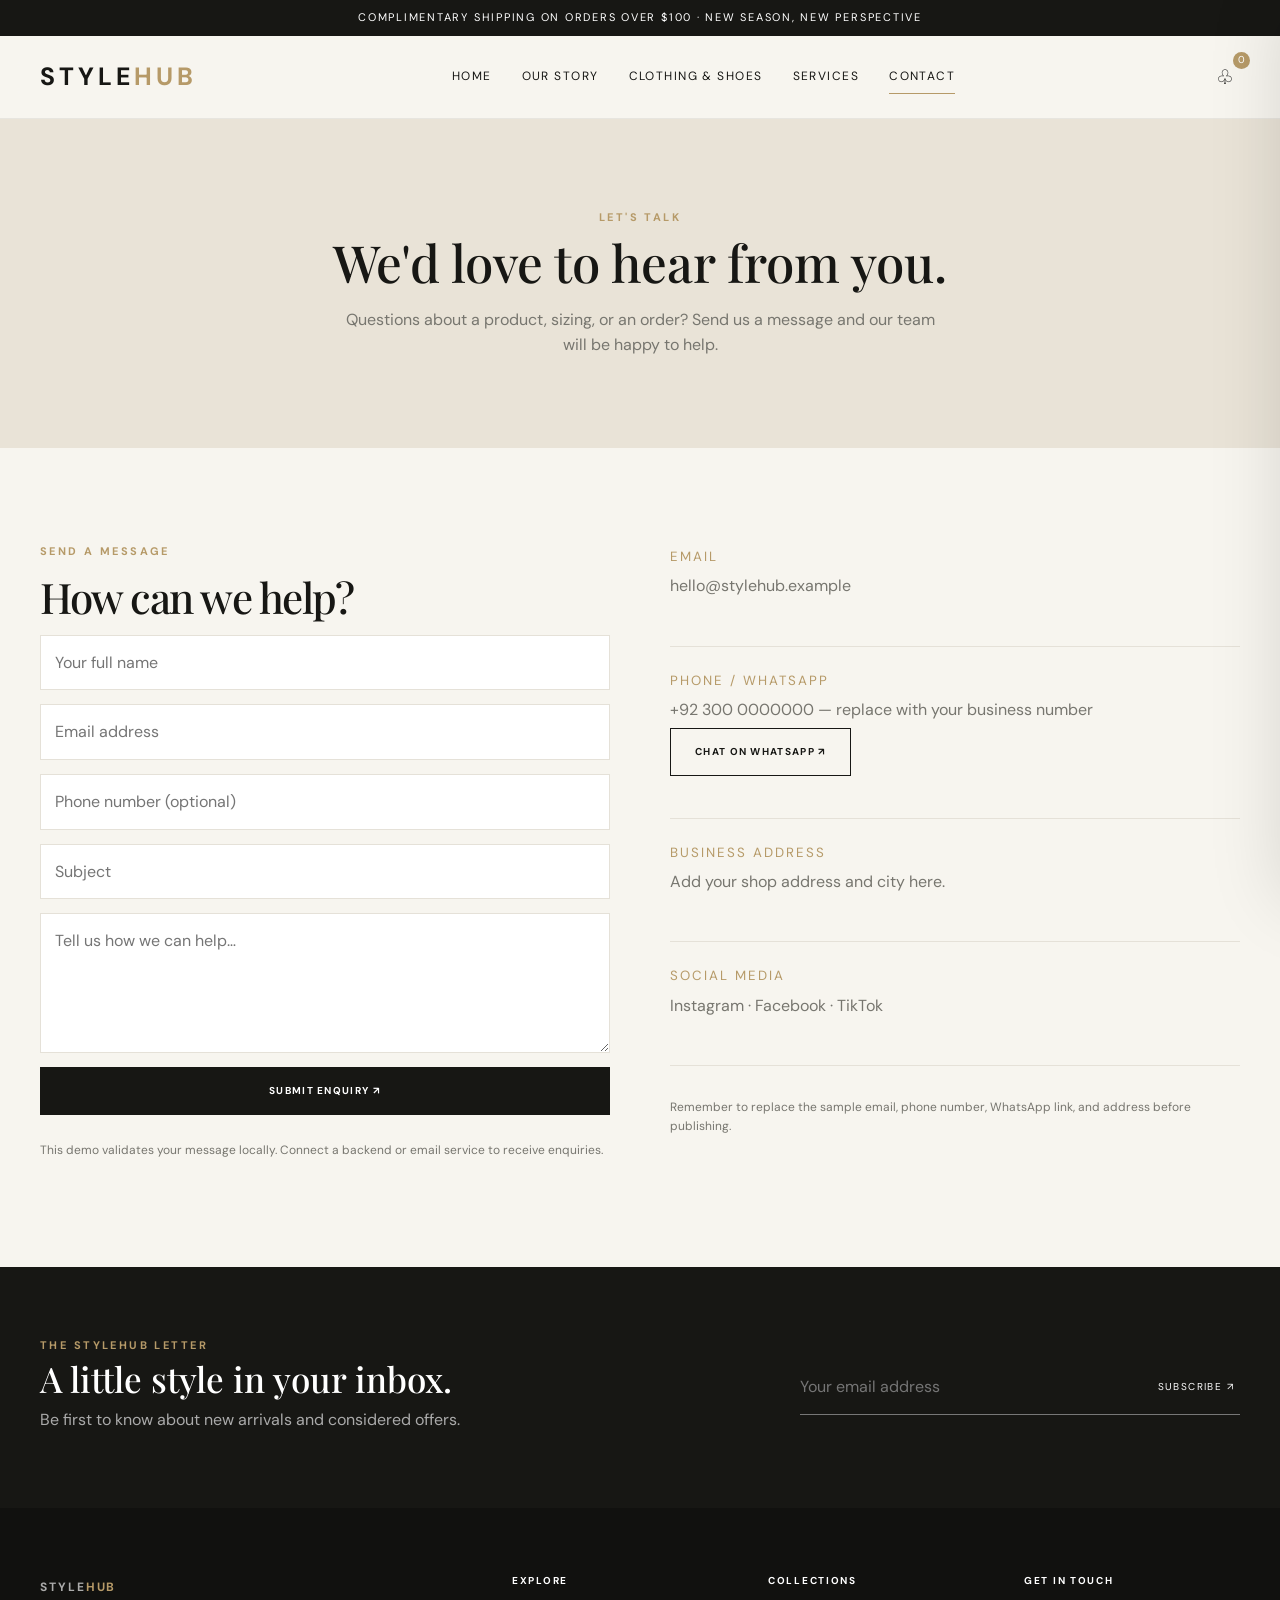
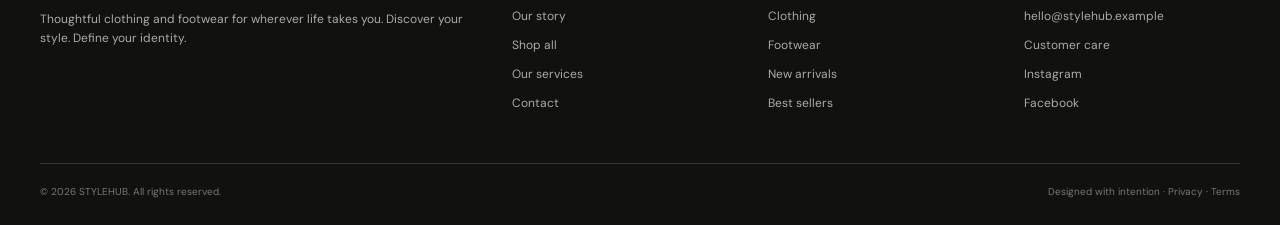
<file: contact.html>
<!doctype html>
<html lang="en"><head><meta charset="utf-8"><meta name="viewport" content="width=device-width,initial-scale=1"><meta name="description" content="Contact STYLEHUB for product and order enquiries."><meta name="theme-color" content="#f7f5ef"><title>Contact us | STYLEHUB</title><link rel="stylesheet" href="style.css"></head><body>
<div class="announcement">Complimentary shipping on orders over $100 · New season, new perspective</div>
<header class="header"><div class="container nav">
<a class="logo" href="index.html">STYLE<span>HUB</span></a>
<nav class="nav-links" id="navLinks">
<a data-page="index.html" href="index.html">Home</a><a data-page="about.html" href="about.html">Our Story</a><a data-page="shop.html" href="shop.html">Clothing & Shoes</a><a data-page="services.html" href="services.html">Services</a><a data-page="contact.html" href="contact.html">Contact</a>
</nav><div class="nav-actions"><button class="icon-btn" id="cartButton" aria-label="Open shopping bag">♧<span class="cart-count">0</span></button><button class="menu-toggle" id="menuToggle" aria-label="Toggle navigation">☰</button></div></div></header>

<main><section class="page-hero"><div class="container"><div class="eyebrow">Let's talk</div><h1 class="page-title">We'd love to hear from you.</h1><p>Questions about a product, sizing, or an order? Send us a message and our team will be happy to help.</p></div></section><section class="section container"><div class="contact-grid"><div><div class="eyebrow">Send a message</div><h2 class="display" style="font-size:42px">How can we help?</h2><form class="contact-form" id="contactForm"><input name="name" placeholder="Your full name" required minlength="2"><input type="email" name="email" placeholder="Email address" required><input name="phone" placeholder="Phone number (optional)"><input name="subject" placeholder="Subject" required><textarea name="message" placeholder="Tell us how we can help…" required minlength="10"></textarea><button class="btn" type="submit">Submit enquiry ↗</button><p class="notice" id="contactStatus" aria-live="polite">This demo validates your message locally. Connect a backend or email service to receive enquiries.</p></form></div><div class="contact-details"><div class="contact-detail"><small>Email</small><p>hello@stylehub.example</p></div><div class="contact-detail"><small>Phone / WhatsApp</small><p>+92 300 0000000 — replace with your business number</p><a class="btn light" href="https://wa.me/923000000000" target="_blank" rel="noopener">Chat on WhatsApp ↗</a></div><div class="contact-detail"><small>Business address</small><p>Add your shop address and city here.</p></div><div class="contact-detail"><small>Social media</small><p><a href="#">Instagram</a> · <a href="#">Facebook</a> · <a href="#">TikTok</a></p></div><p class="notice">Remember to replace the sample email, phone number, WhatsApp link, and address before publishing.</p></div></div></section></main>
<section class="newsletter"><div class="container newsletter-inner"><div><div class="eyebrow">The STYLEHUB letter</div><h2>A little style in your inbox.</h2><p>Be first to know about new arrivals and considered offers.</p></div><form class="newsletter-form" id="newsletterForm"><input type="email" placeholder="Your email address" aria-label="Email address" required><button>Subscribe ↗</button></form></div></section>
<footer class="footer"><div class="container"><div class="footer-grid"><div><a class="logo" href="index.html">STYLE<span>HUB</span></a><p>Thoughtful clothing and footwear for wherever life takes you. Discover your style. Define your identity.</p></div><div><h4>Explore</h4><div class="footer-links"><a href="about.html">Our story</a><a href="shop.html">Shop all</a><a href="services.html">Our services</a><a href="contact.html">Contact</a></div></div><div><h4>Collections</h4><div class="footer-links"><a href="shop.html">Clothing</a><a href="shop.html">Footwear</a><a href="shop.html">New arrivals</a><a href="shop.html">Best sellers</a></div></div><div><h4>Get in touch</h4><div class="footer-links"><a href="mailto:hello@stylehub.example">hello@stylehub.example</a><a href="contact.html">Customer care</a><a href="#">Instagram</a><a href="#">Facebook</a></div></div></div><div class="footer-bottom"><span>© <span id="year"></span> STYLEHUB. All rights reserved.</span><span>Designed with intention · Privacy · Terms</span></div></div></footer>
<script>document.getElementById('year').textContent=new Date().getFullYear()</script>
<aside class="cart-drawer" id="cartDrawer" aria-hidden="true"><div class="cart-head"><h2>Your bag</h2><button class="icon-btn" id="cartClose" aria-label="Close bag">×</button></div><div class="cart-items" id="cartItems"></div><div class="cart-total"><div><span>Subtotal</span><strong id="cartSubtotal">$0.00</strong></div><p class="notice">Shipping and taxes are calculated at checkout.</p><button class="btn" onclick="toast('Checkout is not connected yet. Add a secure payment provider to accept orders.')">Continue to checkout</button></div></aside>
<div class="modal-backdrop" id="productModal" aria-hidden="true"><div class="modal" id="modalContent"><button class="modal-close" id="modalClose" aria-label="Close">×</button></div></div><div class="toast" id="toast" role="status"></div>
<script src="script.js"></script></body></html>
</file>
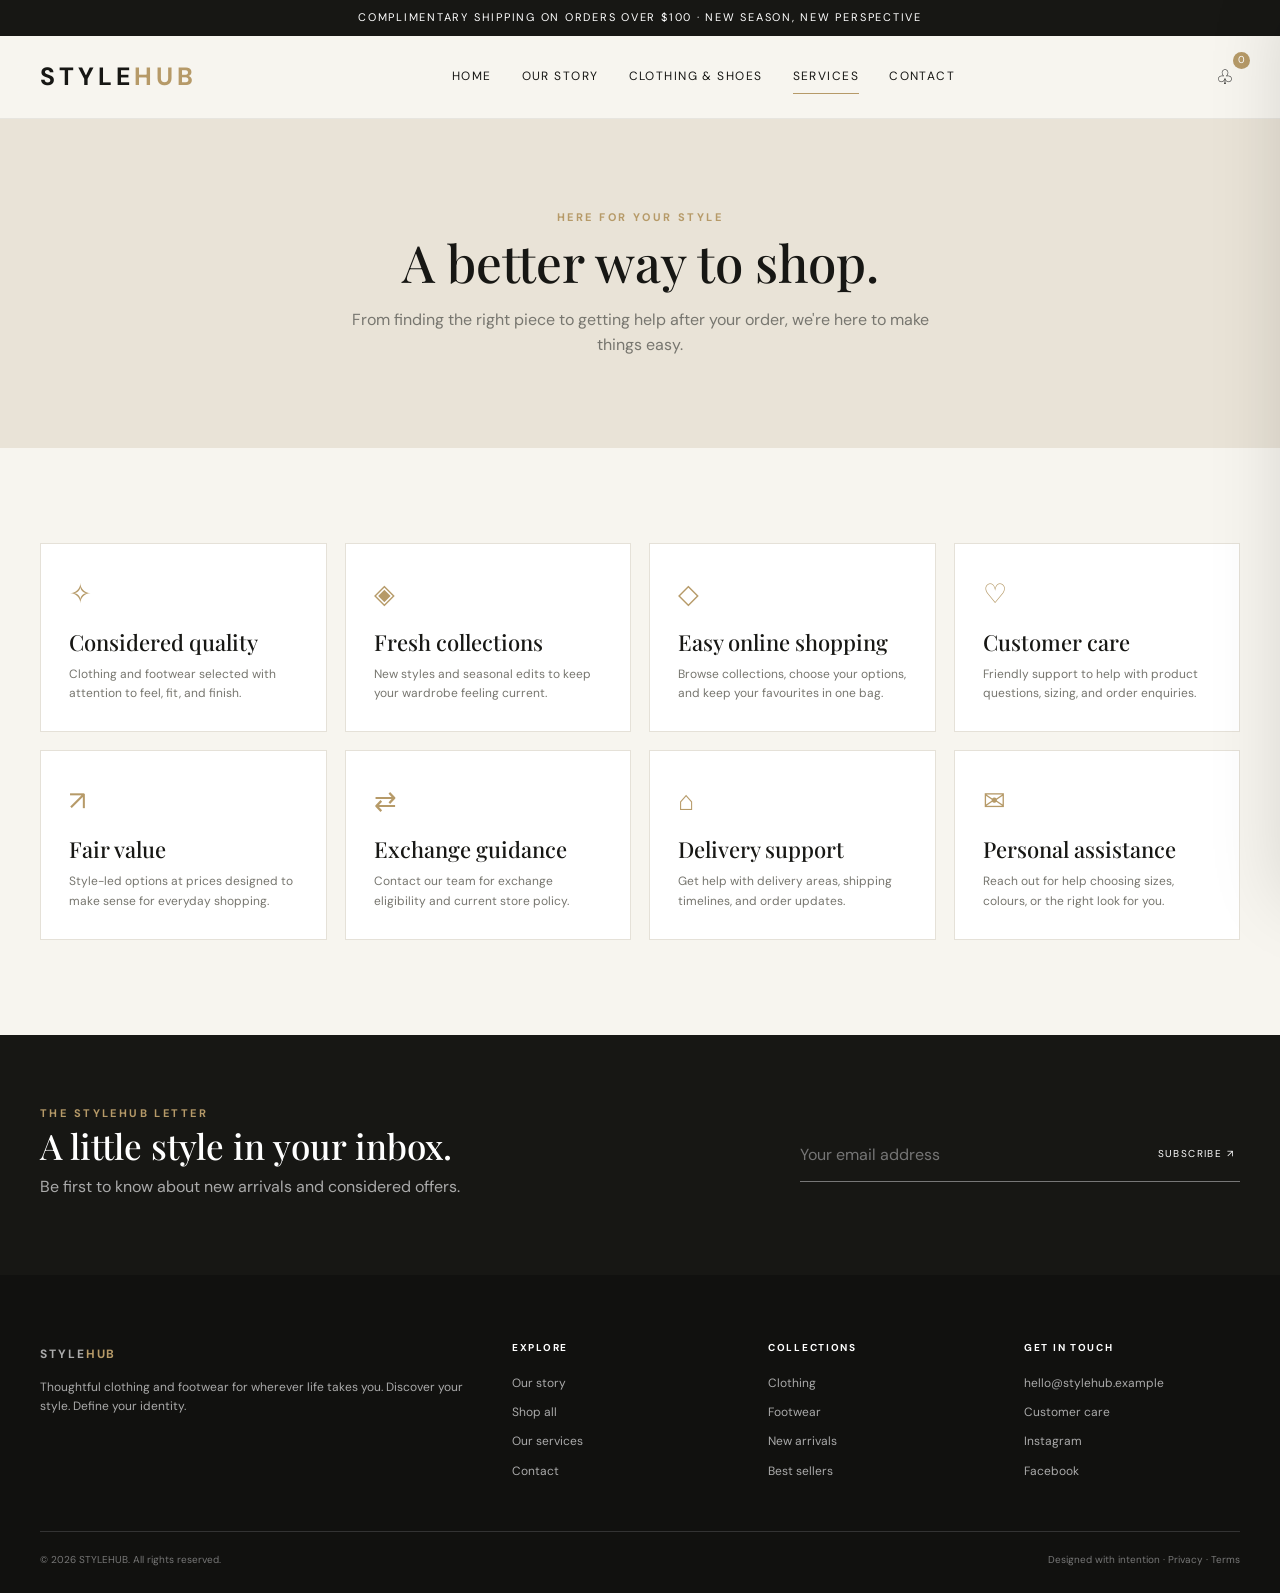
<file: services.html>
<!doctype html>
<html lang="en"><head><meta charset="utf-8"><meta name="viewport" content="width=device-width,initial-scale=1"><meta name="description" content="Discover the STYLEHUB customer services."><meta name="theme-color" content="#f7f5ef"><title>Our services | STYLEHUB</title><link rel="stylesheet" href="style.css"></head><body>
<div class="announcement">Complimentary shipping on orders over $100 · New season, new perspective</div>
<header class="header"><div class="container nav">
<a class="logo" href="index.html">STYLE<span>HUB</span></a>
<nav class="nav-links" id="navLinks">
<a data-page="index.html" href="index.html">Home</a><a data-page="about.html" href="about.html">Our Story</a><a data-page="shop.html" href="shop.html">Clothing & Shoes</a><a data-page="services.html" href="services.html">Services</a><a data-page="contact.html" href="contact.html">Contact</a>
</nav><div class="nav-actions"><button class="icon-btn" id="cartButton" aria-label="Open shopping bag">♧<span class="cart-count">0</span></button><button class="menu-toggle" id="menuToggle" aria-label="Toggle navigation">☰</button></div></div></header>

<main><section class="page-hero"><div class="container"><div class="eyebrow">Here for your style</div><h1 class="page-title">A better way to shop.</h1><p>From finding the right piece to getting help after your order, we're here to make things easy.</p></div></section><section class="section container"><div class="services-grid">
<article class="service-card reveal"><div class="service-icon">✧</div><h3>Considered quality</h3><p>Clothing and footwear selected with attention to feel, fit, and finish.</p></article>
<article class="service-card reveal"><div class="service-icon">◈</div><h3>Fresh collections</h3><p>New styles and seasonal edits to keep your wardrobe feeling current.</p></article>
<article class="service-card reveal"><div class="service-icon">◇</div><h3>Easy online shopping</h3><p>Browse collections, choose your options, and keep your favourites in one bag.</p></article>
<article class="service-card reveal"><div class="service-icon">♡</div><h3>Customer care</h3><p>Friendly support to help with product questions, sizing, and order enquiries.</p></article>
<article class="service-card reveal"><div class="service-icon">↗</div><h3>Fair value</h3><p>Style-led options at prices designed to make sense for everyday shopping.</p></article>
<article class="service-card reveal"><div class="service-icon">⇄</div><h3>Exchange guidance</h3><p>Contact our team for exchange eligibility and current store policy.</p></article>
<article class="service-card reveal"><div class="service-icon">⌂</div><h3>Delivery support</h3><p>Get help with delivery areas, shipping timelines, and order updates.</p></article>
<article class="service-card reveal"><div class="service-icon">✉</div><h3>Personal assistance</h3><p>Reach out for help choosing sizes, colours, or the right look for you.</p></article>
</div></section></main>
<section class="newsletter"><div class="container newsletter-inner"><div><div class="eyebrow">The STYLEHUB letter</div><h2>A little style in your inbox.</h2><p>Be first to know about new arrivals and considered offers.</p></div><form class="newsletter-form" id="newsletterForm"><input type="email" placeholder="Your email address" aria-label="Email address" required><button>Subscribe ↗</button></form></div></section>
<footer class="footer"><div class="container"><div class="footer-grid"><div><a class="logo" href="index.html">STYLE<span>HUB</span></a><p>Thoughtful clothing and footwear for wherever life takes you. Discover your style. Define your identity.</p></div><div><h4>Explore</h4><div class="footer-links"><a href="about.html">Our story</a><a href="shop.html">Shop all</a><a href="services.html">Our services</a><a href="contact.html">Contact</a></div></div><div><h4>Collections</h4><div class="footer-links"><a href="shop.html">Clothing</a><a href="shop.html">Footwear</a><a href="shop.html">New arrivals</a><a href="shop.html">Best sellers</a></div></div><div><h4>Get in touch</h4><div class="footer-links"><a href="mailto:hello@stylehub.example">hello@stylehub.example</a><a href="contact.html">Customer care</a><a href="#">Instagram</a><a href="#">Facebook</a></div></div></div><div class="footer-bottom"><span>© <span id="year"></span> STYLEHUB. All rights reserved.</span><span>Designed with intention · Privacy · Terms</span></div></div></footer>
<script>document.getElementById('year').textContent=new Date().getFullYear()</script>
<aside class="cart-drawer" id="cartDrawer" aria-hidden="true"><div class="cart-head"><h2>Your bag</h2><button class="icon-btn" id="cartClose" aria-label="Close bag">×</button></div><div class="cart-items" id="cartItems"></div><div class="cart-total"><div><span>Subtotal</span><strong id="cartSubtotal">$0.00</strong></div><p class="notice">Shipping and taxes are calculated at checkout.</p><button class="btn" onclick="toast('Checkout is not connected yet. Add a secure payment provider to accept orders.')">Continue to checkout</button></div></aside>
<div class="modal-backdrop" id="productModal" aria-hidden="true"><div class="modal" id="modalContent"><button class="modal-close" id="modalClose" aria-label="Close">×</button></div></div><div class="toast" id="toast" role="status"></div>
<script src="script.js"></script></body></html>
</file>
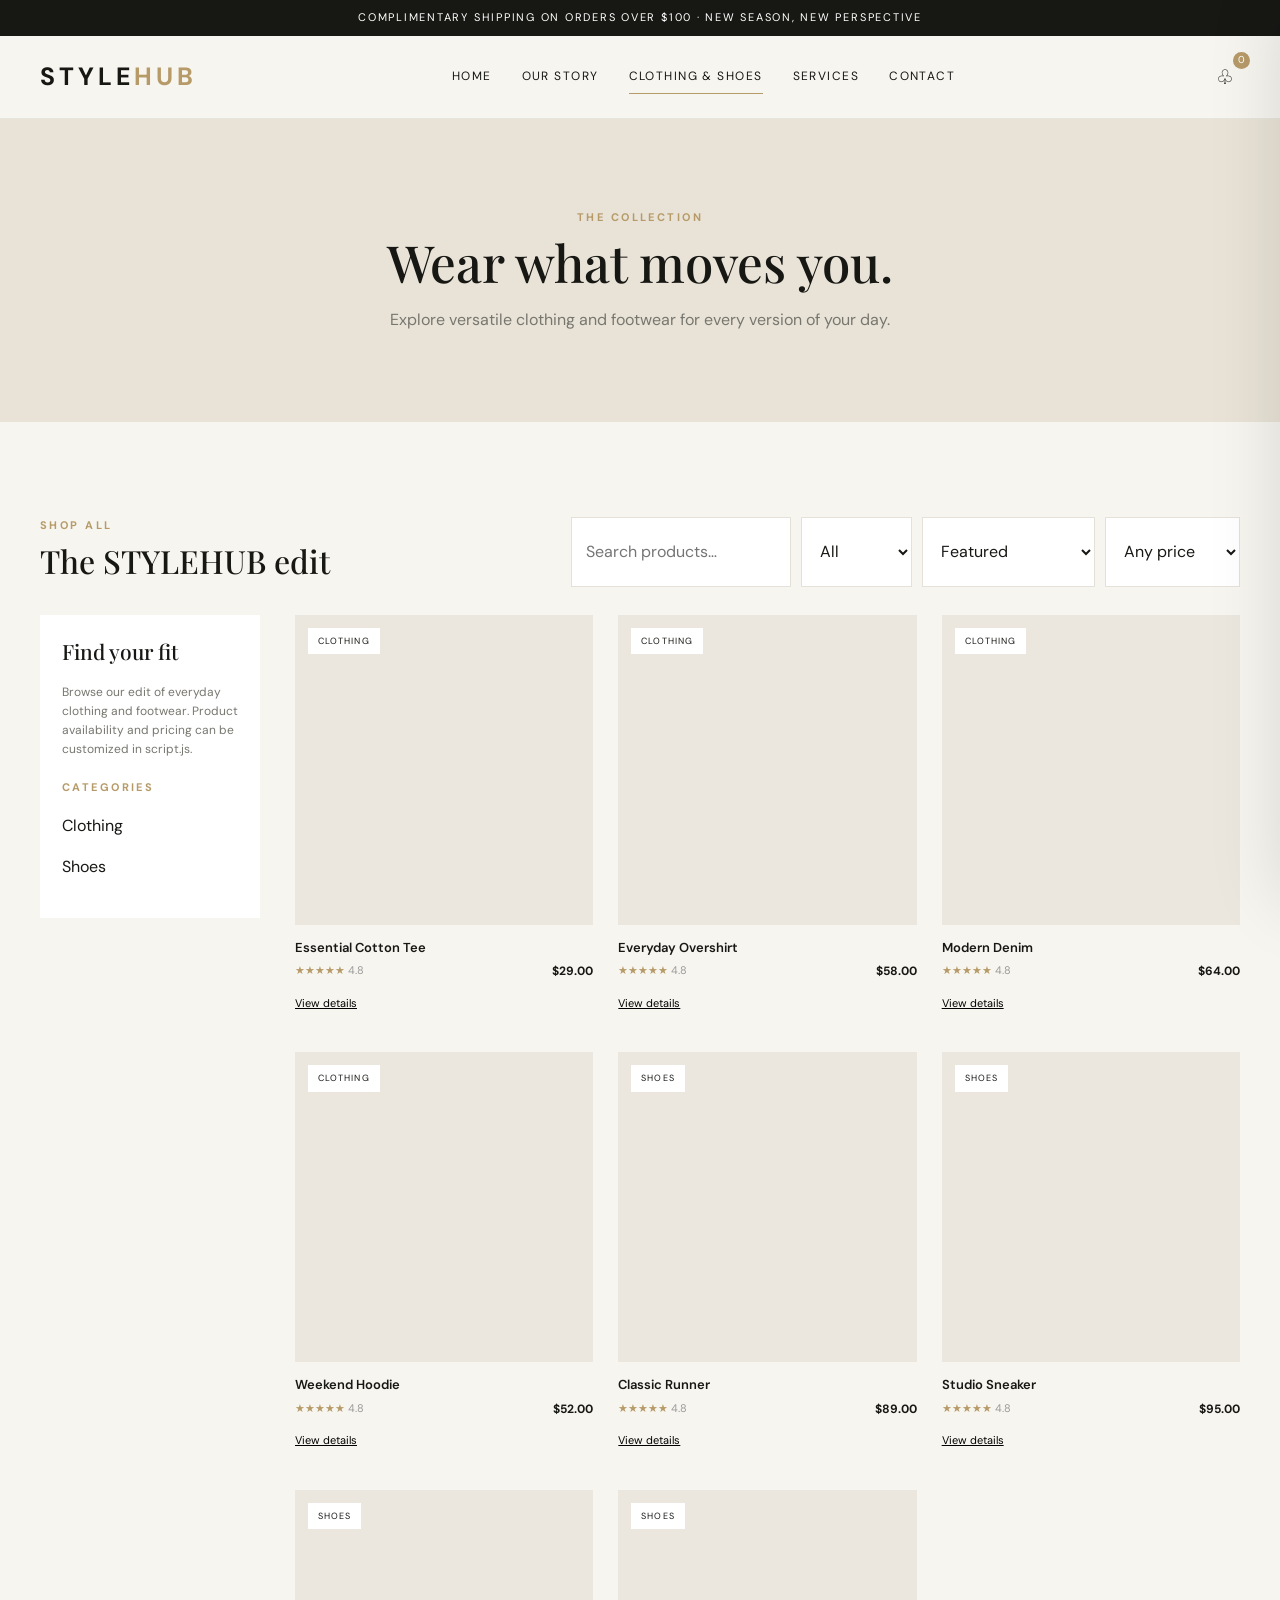
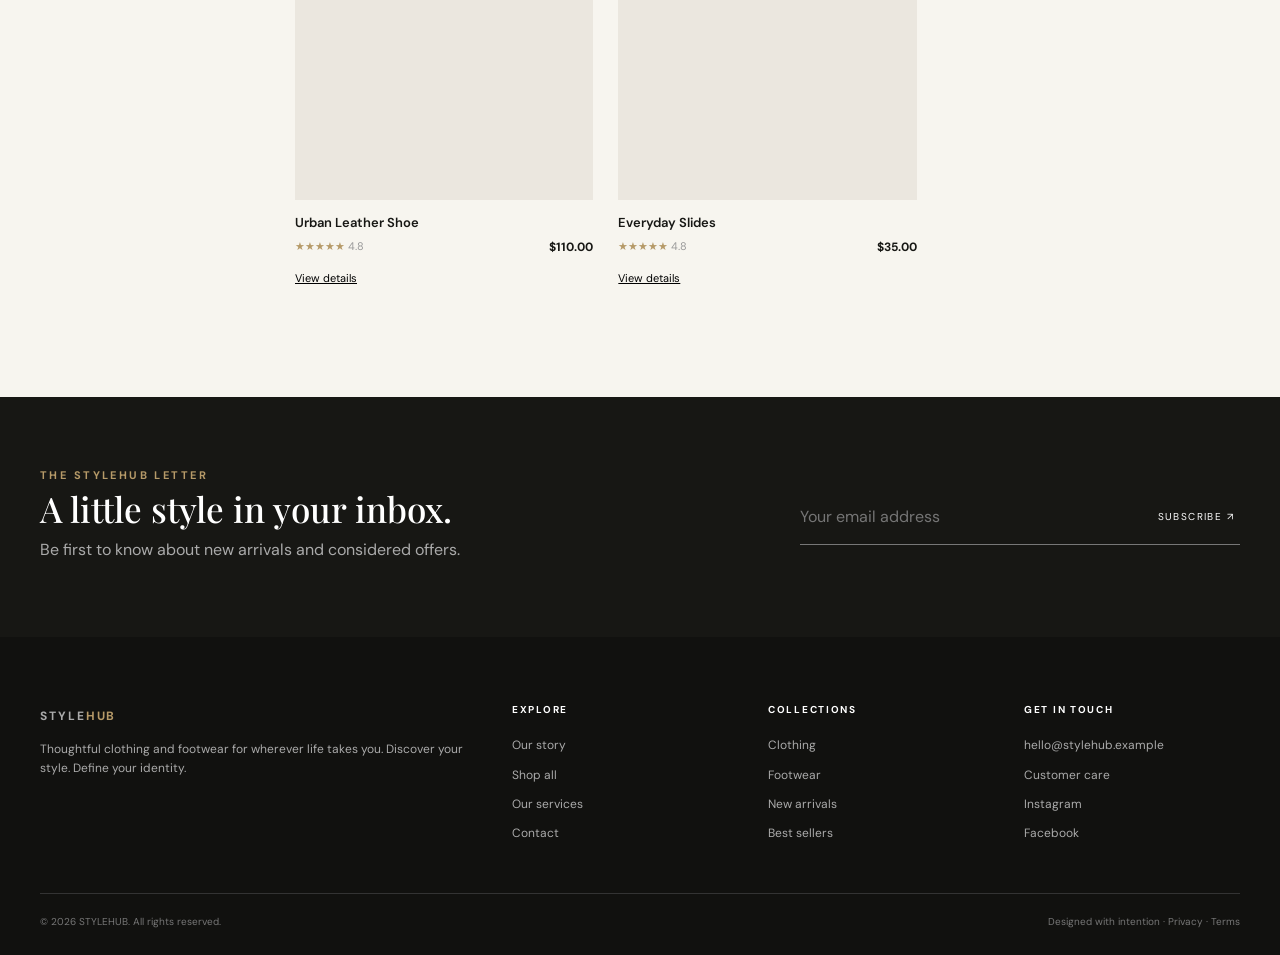
<file: shop.html>
<!doctype html>
<html lang="en"><head><meta charset="utf-8"><meta name="viewport" content="width=device-width,initial-scale=1"><meta name="description" content="Shop clothing and footwear from the STYLEHUB collection."><meta name="theme-color" content="#f7f5ef"><title>Shop clothing & shoes | STYLEHUB</title><link rel="stylesheet" href="style.css"></head><body>
<div class="announcement">Complimentary shipping on orders over $100 · New season, new perspective</div>
<header class="header"><div class="container nav">
<a class="logo" href="index.html">STYLE<span>HUB</span></a>
<nav class="nav-links" id="navLinks">
<a data-page="index.html" href="index.html">Home</a><a data-page="about.html" href="about.html">Our Story</a><a data-page="shop.html" href="shop.html">Clothing & Shoes</a><a data-page="services.html" href="services.html">Services</a><a data-page="contact.html" href="contact.html">Contact</a>
</nav><div class="nav-actions"><button class="icon-btn" id="cartButton" aria-label="Open shopping bag">♧<span class="cart-count">0</span></button><button class="menu-toggle" id="menuToggle" aria-label="Toggle navigation">☰</button></div></div></header>

<main><section class="page-hero"><div class="container"><div class="eyebrow">The collection</div><h1 class="page-title">Wear what moves you.</h1><p>Explore versatile clothing and footwear for every version of your day.</p></div></section>
<section class="section container"><div class="shop-toolbar"><div><div class="eyebrow">Shop all</div><h2 class="page-title" style="font-size:32px">The STYLEHUB edit</h2></div><div class="filters"><input class="field" id="productSearch" placeholder="Search products…" aria-label="Search products"><select id="categoryFilter" aria-label="Filter category"><option>All</option><option>Clothing</option><option>Shoes</option></select><select id="sortFilter" aria-label="Sort products"><option value="featured">Featured</option><option value="low">Price: low to high</option><option value="high">Price: high to low</option><option value="new">Newest</option></select><select id="priceFilter" aria-label="Maximum price"><option value="500">Any price</option><option value="50">Under $50</option><option value="75">Under $75</option><option value="100">Under $100</option></select></div></div><div class="shop-layout"><aside class="filter-panel"><h3>Find your fit</h3><p class="notice">Browse our edit of everyday clothing and footwear. Product availability and pricing can be customized in script.js.</p><div class="eyebrow" style="margin-top:20px">Categories</div><p><a href="#shopProducts">Clothing</a></p><p><a href="#shopProducts">Shoes</a></p></aside><div class="product-grid" id="shopProducts"></div></div></section></main>
<section class="newsletter"><div class="container newsletter-inner"><div><div class="eyebrow">The STYLEHUB letter</div><h2>A little style in your inbox.</h2><p>Be first to know about new arrivals and considered offers.</p></div><form class="newsletter-form" id="newsletterForm"><input type="email" placeholder="Your email address" aria-label="Email address" required><button>Subscribe ↗</button></form></div></section>
<footer class="footer"><div class="container"><div class="footer-grid"><div><a class="logo" href="index.html">STYLE<span>HUB</span></a><p>Thoughtful clothing and footwear for wherever life takes you. Discover your style. Define your identity.</p></div><div><h4>Explore</h4><div class="footer-links"><a href="about.html">Our story</a><a href="shop.html">Shop all</a><a href="services.html">Our services</a><a href="contact.html">Contact</a></div></div><div><h4>Collections</h4><div class="footer-links"><a href="shop.html">Clothing</a><a href="shop.html">Footwear</a><a href="shop.html">New arrivals</a><a href="shop.html">Best sellers</a></div></div><div><h4>Get in touch</h4><div class="footer-links"><a href="mailto:hello@stylehub.example">hello@stylehub.example</a><a href="contact.html">Customer care</a><a href="#">Instagram</a><a href="#">Facebook</a></div></div></div><div class="footer-bottom"><span>© <span id="year"></span> STYLEHUB. All rights reserved.</span><span>Designed with intention · Privacy · Terms</span></div></div></footer>
<script>document.getElementById('year').textContent=new Date().getFullYear()</script>
<aside class="cart-drawer" id="cartDrawer" aria-hidden="true"><div class="cart-head"><h2>Your bag</h2><button class="icon-btn" id="cartClose" aria-label="Close bag">×</button></div><div class="cart-items" id="cartItems"></div><div class="cart-total"><div><span>Subtotal</span><strong id="cartSubtotal">$0.00</strong></div><p class="notice">Shipping and taxes are calculated at checkout.</p><button class="btn" onclick="toast('Checkout is not connected yet. Add a secure payment provider to accept orders.')">Continue to checkout</button></div></aside>
<div class="modal-backdrop" id="productModal" aria-hidden="true"><div class="modal" id="modalContent"><button class="modal-close" id="modalClose" aria-label="Close">×</button></div></div><div class="toast" id="toast" role="status"></div>
<script src="script.js"></script></body></html>
</file>
<file: style.css>
@import url('https://fonts.googleapis.com/css2?family=DM+Sans:wght@400;500;600;700&family=Playfair+Display:wght@500;600;700&display=swap');
:root{--ink:#171714;--muted:#77766f;--paper:#f7f5ef;--white:#fff;--cream:#e9e3d7;--gold:#b69a68;--line:#e5e1d8;--serif:'Playfair Display',Georgia,serif;--sans:'DM Sans',Arial,sans-serif;--shadow:0 18px 55px #17171412}
*{box-sizing:border-box}html{scroll-behavior:smooth}body{margin:0;background:var(--paper);color:var(--ink);font-family:var(--sans);line-height:1.6}a{color:inherit;text-decoration:none}button,input,select,textarea{font:inherit}button{cursor:pointer}.container{width:min(1200px,calc(100% - 48px));margin:auto}.announcement{background:var(--ink);color:#fff;text-align:center;padding:9px 15px;font-size:11px;letter-spacing:.16em;text-transform:uppercase}.header{position:sticky;top:0;z-index:50;background:#f7f5efeF;backdrop-filter:blur(14px);border-bottom:1px solid #17171412}.nav{height:82px;display:flex;align-items:center;justify-content:space-between;gap:25px}.logo{font-size:25px;letter-spacing:.16em;font-weight:700}.logo span{color:var(--gold)}.nav-links{display:flex;gap:30px;align-items:center;font-size:12px;text-transform:uppercase;letter-spacing:.12em}.nav-links a{position:relative;padding:8px 0}.nav-links a:after{content:"";position:absolute;left:0;bottom:0;width:0;height:1px;background:var(--gold);transition:.3s}.nav-links a:hover:after,.nav-links a.active:after{width:100%}.nav-actions{display:flex;align-items:center;gap:18px}.icon-btn,.menu-toggle{border:0;background:none;font-size:20px;color:var(--ink);position:relative}.cart-count{position:absolute;top:-8px;right:-10px;background:var(--gold);color:white;border-radius:50%;font-size:10px;width:17px;height:17px;display:grid;place-items:center}.menu-toggle{display:none}.eyebrow{font-size:11px;letter-spacing:.22em;text-transform:uppercase;color:var(--gold);font-weight:700}.display{font:500 clamp(42px,6vw,76px)/1.06 var(--serif);letter-spacing:-.035em;margin:15px 0}.section{padding:95px 0}.section-head{display:flex;justify-content:space-between;align-items:end;gap:25px;margin-bottom:38px}.section-head h2,.page-title{font:500 clamp(34px,4vw,54px)/1.12 var(--serif);margin:8px 0}.section-head p{max-width:440px;color:var(--muted);margin:0}.btn{display:inline-flex;align-items:center;justify-content:center;gap:10px;padding:15px 24px;background:var(--ink);color:white;border:1px solid var(--ink);text-transform:uppercase;letter-spacing:.13em;font-size:10px;font-weight:700;transition:.3s}.btn:hover{background:var(--gold);border-color:var(--gold);transform:translateY(-2px)}.btn.light{background:transparent;color:var(--ink)}.btn.light:hover{color:white}.hero{min-height:650px;display:flex;align-items:center;position:relative;overflow:hidden;background:#d8d0c3}.hero:before{content:"";position:absolute;inset:0;background:linear-gradient(90deg,#161613b8 0%,#16161360 45%,transparent 100%),url('https://images.unsplash.com/photo-1483985988355-763728e1935b?auto=format&fit=crop&w=2000&q=85') center/cover}.hero-content{position:relative;color:white;max-width:650px;padding:100px 0}.hero .eyebrow{color:#e5c99b}.hero p{max-width:490px;color:#ffffffd9;margin:24px 0 32px}.hero-actions{display:flex;gap:12px;flex-wrap:wrap}.hero .btn.light{border-color:#ffffffa8;color:white}.hero .btn.light:hover{background:white;color:var(--ink)}.hero-note{position:absolute;right:5%;bottom:35px;color:white;font-size:10px;letter-spacing:.2em;text-transform:uppercase;writing-mode:vertical-rl}.category-grid{display:grid;grid-template-columns:1fr 1fr;gap:20px}.category-card{height:480px;position:relative;overflow:hidden;background:#ddd}.category-card img{width:100%;height:100%;object-fit:cover;transition:transform .8s}.category-card:hover img{transform:scale(1.06)}.category-overlay{position:absolute;inset:0;background:linear-gradient(0deg,#0009,transparent 55%);display:flex;align-items:end;padding:35px;color:white}.category-overlay h3{font:500 36px var(--serif);margin:0 0 8px}.category-overlay span{font-size:10px;letter-spacing:.16em;text-transform:uppercase}.product-grid{display:grid;grid-template-columns:repeat(4,1fr);gap:25px}.product-card{min-width:0}.product-image{height:310px;position:relative;background:#ebe7df;overflow:hidden}.product-image img{width:100%;height:100%;object-fit:cover;transition:transform .6s}.product-card:hover .product-image img{transform:scale(1.05)}.tag{position:absolute;top:13px;left:13px;background:white;padding:6px 10px;font-size:9px;letter-spacing:.12em;text-transform:uppercase}.quick-add{position:absolute;bottom:12px;left:12px;right:12px;border:0;background:#fff;color:var(--ink);padding:12px;text-transform:uppercase;letter-spacing:.12em;font-size:10px;opacity:0;transform:translateY(8px);transition:.3s}.product-card:hover .quick-add{opacity:1;transform:none}.product-info{padding:13px 0}.product-info h3{font-size:13px;font-weight:600;margin:0 0 4px}.product-meta{display:flex;justify-content:space-between;color:var(--muted);font-size:12px}.price{color:var(--ink);font-weight:700}.old-price{text-decoration:line-through;color:#aaa;margin-left:7px;font-weight:400}.stars{color:var(--gold);font-size:11px}.split-banner{display:grid;grid-template-columns:1fr 1fr;min-height:480px;background:var(--cream)}.split-banner img{width:100%;height:100%;object-fit:cover;min-height:400px}.split-copy{padding:70px;display:flex;flex-direction:column;justify-content:center}.split-copy p{color:var(--muted);max-width:420px;margin:10px 0 25px}.quote{background:#eae5da;text-align:center;padding:90px 20px}.quote blockquote{font:500 clamp(25px,3.4vw,42px)/1.35 var(--serif);max-width:800px;margin:15px auto 25px}.quote cite{font-size:10px;text-transform:uppercase;letter-spacing:.18em;font-style:normal;color:var(--muted)}.newsletter{background:var(--ink);color:white;padding:70px 0}.newsletter-inner{display:flex;justify-content:space-between;align-items:center;gap:30px}.newsletter h2{font:500 35px var(--serif);margin:0}.newsletter p{color:#aaa;margin:5px 0}.newsletter-form{display:flex;max-width:440px;width:100%;border-bottom:1px solid #777}.newsletter-form input{flex:1;min-width:0;background:none;border:0;color:white;padding:14px 0;outline:0}.newsletter-form button{background:none;color:white;border:0;text-transform:uppercase;font-size:10px;letter-spacing:.14em}.footer{background:#11110f;color:white;padding:65px 0 25px}.footer-grid{display:grid;grid-template-columns:2fr 1fr 1fr 1fr;gap:40px}.footer p,.footer a{color:#aaa;font-size:12px}.footer h4{font-size:10px;letter-spacing:.17em;text-transform:uppercase;margin:0 0 18px}.footer-links{display:grid;gap:10px}.footer-bottom{border-top:1px solid #333;margin-top:50px;padding-top:20px;display:flex;justify-content:space-between;color:#777;font-size:10px}.page-hero{padding:90px 0 75px;background:var(--cream);text-align:center}.page-hero p{max-width:600px;margin:15px auto;color:var(--muted)}.story-grid{display:grid;grid-template-columns:1fr 1fr;gap:60px;align-items:center}.story-grid img{width:100%;height:540px;object-fit:cover}.story-grid p{color:var(--muted)}.values-grid,.services-grid{display:grid;grid-template-columns:repeat(4,1fr);gap:18px}.value-card,.service-card{padding:28px;background:#fff;border:1px solid var(--line)}.value-card .number{font:30px var(--serif);color:var(--gold)}.value-card h3,.service-card h3{font:500 22px var(--serif);margin:12px 0 8px}.value-card p,.service-card p{font-size:12px;color:var(--muted);margin:0}.service-icon{font-size:27px;color:var(--gold)}.shop-toolbar{display:flex;justify-content:space-between;gap:15px;flex-wrap:wrap;margin:0 0 28px}.filters{display:flex;gap:10px;flex-wrap:wrap}.field,.filters select,.filters input{padding:12px 14px;border:1px solid var(--line);background:white;color:var(--ink);outline:0}.filters input{min-width:220px}.shop-layout{display:grid;grid-template-columns:220px 1fr;gap:35px}.filter-panel{background:#fff;padding:22px;height:max-content}.filter-panel h3{font:500 21px var(--serif);margin:0 0 18px}.filter-panel label{display:block;font-size:12px;margin:12px 0;color:var(--muted)}.filter-panel input{margin-right:8px}.shop-layout .product-grid{grid-template-columns:repeat(3,1fr)}.cart-drawer{position:fixed;z-index:100;inset:0 0 0 auto;width:min(430px,100%);background:white;box-shadow:-20px 0 70px #0002;transform:translateX(105%);transition:.35s;padding:25px;display:flex;flex-direction:column}.cart-drawer.open{transform:none}.cart-head{display:flex;justify-content:space-between;align-items:center;border-bottom:1px solid var(--line);padding-bottom:15px}.cart-head h2{font:500 28px var(--serif);margin:0}.cart-items{overflow:auto;flex:1}.cart-item{display:grid;grid-template-columns:75px 1fr auto;gap:13px;padding:17px 0;border-bottom:1px solid var(--line);font-size:12px}.cart-item img{width:75px;height:90px;object-fit:cover}.qty{display:flex;gap:10px;align-items:center;margin-top:8px}.qty button{border:1px solid var(--line);background:white;width:24px;height:24px}.cart-total{border-top:1px solid var(--line);padding-top:15px}.cart-total div{display:flex;justify-content:space-between;margin:7px 0}.cart-total .btn{width:100%;margin-top:12px}.modal-backdrop{position:fixed;inset:0;background:#0009;z-index:120;display:none;place-items:center;padding:20px}.modal-backdrop.open{display:grid}.modal{background:white;width:min(760px,100%);display:grid;grid-template-columns:1fr 1fr;position:relative;max-height:90vh;overflow:auto}.modal img{width:100%;height:100%;min-height:400px;object-fit:cover}.modal-content{padding:35px}.modal-close{position:absolute;right:12px;top:10px;border:0;background:white;font-size:24px}.modal-content p{color:var(--muted);font-size:13px}.modal-content select{width:100%;padding:12px;margin:8px 0 15px;border:1px solid var(--line)}.contact-grid{display:grid;grid-template-columns:1fr 1fr;gap:60px}.contact-form{display:grid;gap:14px}.contact-form input,.contact-form textarea{width:100%;padding:14px;border:1px solid var(--line);background:white;outline:0}.contact-form textarea{min-height:140px;resize:vertical}.contact-details{display:grid;gap:20px}.contact-detail{padding-bottom:18px;border-bottom:1px solid var(--line)}.contact-detail small{color:var(--gold);letter-spacing:.15em;text-transform:uppercase}.contact-detail p{margin:5px 0;color:var(--muted)}.notice{font-size:12px;color:var(--muted)}.reveal{opacity:0;transform:translateY(25px);transition:opacity .7s,transform .7s}.reveal.visible{opacity:1;transform:none}.toast{position:fixed;bottom:25px;left:50%;transform:translate(-50%,20px);opacity:0;background:var(--ink);color:white;padding:12px 20px;font-size:12px;z-index:200;transition:.3s;pointer-events:none}.toast.show{opacity:1;transform:translate(-50%,0)}.empty{text-align:center;padding:55px 15px;color:var(--muted);grid-column:1/-1}.mobile-only{display:none}
@media(max-width:900px){.nav-links{gap:15px}.product-grid{grid-template-columns:repeat(2,1fr)}.shop-layout .product-grid{grid-template-columns:repeat(2,1fr)}.values-grid,.services-grid{grid-template-columns:repeat(2,1fr)}.footer-grid{grid-template-columns:1fr 1fr}.split-copy{padding:40px}.category-card{height:380px}}
@media(max-width:680px){.container{width:min(100% - 32px,1200px)}.nav{height:68px}.menu-toggle{display:block}.nav-links{display:none;position:absolute;top:68px;left:0;right:0;background:var(--paper);padding:20px 25px 25px;flex-direction:column;align-items:flex-start;border-bottom:1px solid var(--line)}.nav-links.open{display:flex}.nav-actions{gap:12px}.logo{font-size:21px}.hero{min-height:590px}.hero:before{background:linear-gradient(90deg,#161613b8,#16161355),url('https://images.unsplash.com/photo-1483985988355-763728e1935b?auto=format&fit=crop&w=1000&q=80') center/cover}.hero-content{padding:80px 0}.section{padding:65px 0}.section-head{display:block}.section-head p{margin-top:12px}.category-grid,.split-banner,.story-grid,.contact-grid{grid-template-columns:1fr}.category-card{height:410px}.product-grid,.shop-layout .product-grid{grid-template-columns:repeat(2,minmax(0,1fr));gap:14px}.product-image{height:230px}.quick-add{opacity:1;transform:none;left:7px;right:7px;bottom:7px;padding:9px}.shop-layout{grid-template-columns:1fr}.filter-panel{display:none}.split-copy{padding:40px 25px}.split-banner img{min-height:330px;max-height:390px}.newsletter-inner{display:block}.newsletter-form{margin-top:20px}.footer-grid{grid-template-columns:1fr 1fr;gap:30px}.footer-grid>div:first-child{grid-column:1/-1}.footer-bottom{display:block;line-height:2}.values-grid,.services-grid{grid-template-columns:1fr 1fr}.modal{grid-template-columns:1fr}.modal img{height:260px;min-height:0}.modal-content{padding:25px}.shop-toolbar{display:block}.filters{margin-top:12px}.filters input{flex:1;min-width:0}.contact-grid{gap:35px}}
@media(prefers-reduced-motion:reduce){*,*:before,*:after{scroll-behavior:auto!important;animation-duration:.01ms!important;transition-duration:.01ms!important}.reveal{opacity:1;transform:none}}
</file>
